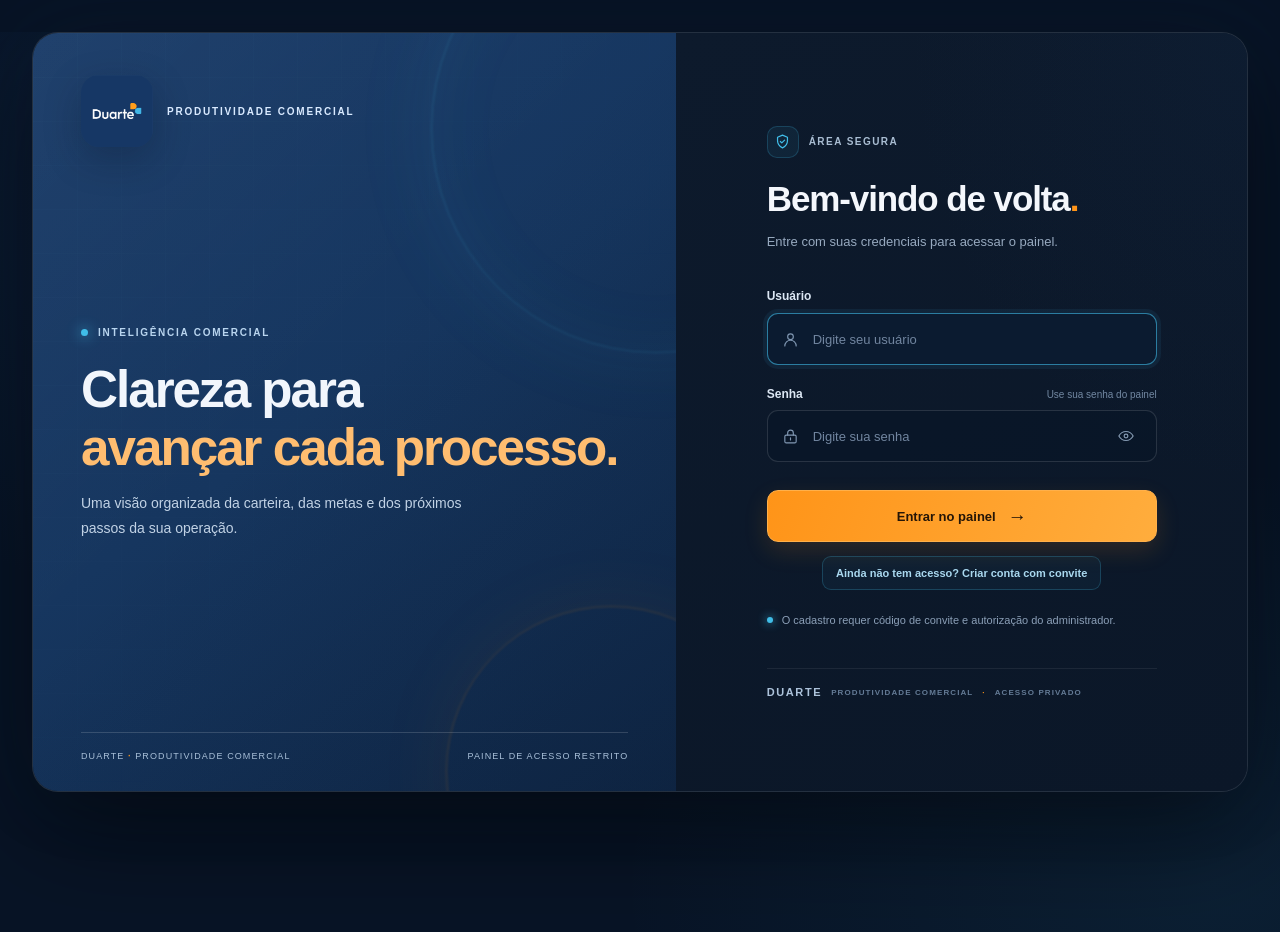
<file: login.html>
<!doctype html>
<html lang="pt-BR">
<head>
  <meta charset="utf-8">
  <meta name="viewport" content="width=device-width, initial-scale=1">
  <meta name="theme-color" content="#193b68">
  <meta name="description" content="Acesso ao painel de produtividade comercial Duarte">
  <title>Entrar · Duarte Produtividade Comercial</title>
  <link rel="preload" as="image" href="/assets/brand-logo.png">
  <link rel="stylesheet" href="/assets/login.css">
  <script src="/assets/login.js" defer></script>
</head>
<body>
  <main class="login-layout">
    <section class="brand-panel" aria-label="Duarte Produtividade Comercial">
      <div class="brand-glow brand-glow-one"></div>
      <div class="brand-glow brand-glow-two"></div>
      <div class="brand-grid" aria-hidden="true"></div>
      <a class="brand-lockup" href="/" aria-label="Duarte — página de acesso">
        <img src="/assets/brand-logo.png" alt="Duarte">
        <span class="brand-product">PRODUTIVIDADE COMERCIAL</span>
      </a>
      <div class="brand-message">
        <span class="overline"><i></i> INTELIGÊNCIA COMERCIAL</span>
        <h1>Clareza para<br><em>avançar cada processo.</em></h1>
        <p>Uma visão organizada da carteira, das metas e dos próximos passos da sua operação.</p>
      </div>
      <div class="brand-footer"><span>DUARTE <b>·</b> PRODUTIVIDADE COMERCIAL</span><span>PAINEL DE ACESSO RESTRITO</span></div>
    </section>

    <section class="form-panel" aria-labelledby="loginTitle">
      <div class="form-wrap">
        <div class="mobile-brand"><img src="/assets/brand-logo.png" alt="Duarte"><span>PRODUTIVIDADE COMERCIAL</span></div>
        <div class="form-eyebrow"><span class="shield" aria-hidden="true"><svg viewBox="0 0 24 24" fill="none"><path d="M12 3 19 6v5c0 4.5-3 8-7 10-4-2-7-5.5-7-10V6l7-3Z"/><path d="m9 12 2 2 4-4"/></svg></span> ÁREA SEGURA</div>
        <h2 id="loginTitle">Bem-vindo de volta<span>.</span></h2>
        <p class="form-intro" id="formIntro">Entre com suas credenciais para acessar o painel.</p>

        <form id="loginForm" novalidate>
          <label for="username">Usuário</label>
          <div class="input-wrap">
            <svg class="field-icon" viewBox="0 0 24 24" fill="none" aria-hidden="true"><circle cx="12" cy="8" r="4"/><path d="M4 21a8 8 0 0 1 16 0"/></svg>
            <input id="username" name="username" type="text" autocomplete="username" placeholder="Digite seu usuário" required autofocus>
          </div>

          <div class="password-label"><label for="password">Senha</label><span>Use sua senha do painel</span></div>
          <div class="input-wrap">
            <svg class="field-icon" viewBox="0 0 24 24" fill="none" aria-hidden="true"><rect x="4" y="10" width="16" height="11" rx="2"/><path d="M8 10V7a4 4 0 1 1 8 0v3"/><path d="M12 14v3"/></svg>
            <input id="password" name="password" type="password" autocomplete="current-password" placeholder="Digite sua senha" required>
            <button class="password-toggle" id="togglePassword" type="button" aria-label="Mostrar senha" aria-pressed="false"><svg viewBox="0 0 24 24" fill="none" aria-hidden="true"><path d="M2.5 12s3.3-6 9.5-6 9.5 6 9.5 6-3.3 6-9.5 6-9.5-6-9.5-6Z"/><circle cx="12" cy="12" r="2.5"/></svg></button>
          </div>

          <div class="error-message" id="loginError" role="alert" aria-live="polite" hidden></div>
          <button class="submit-button" id="submitButton" type="submit"><span class="button-label">Entrar no painel</span><span class="button-arrow" aria-hidden="true">→</span><span class="button-spinner" aria-hidden="true"></span></button>
        </form>
        <form id="registerForm" novalidate hidden>
          <label for="newUsername">Novo usuário</label>
          <div class="input-wrap"><svg class="field-icon" viewBox="0 0 24 24" fill="none" aria-hidden="true"><circle cx="12" cy="8" r="4"/><path d="M4 21a8 8 0 0 1 16 0"/></svg><input id="newUsername" name="username" type="text" autocomplete="username" minlength="3" maxlength="32" placeholder="Escolha um usuário" required></div>
          <div class="password-label"><label for="newPassword">Senha</label><span>Mínimo de 12 caracteres</span></div>
          <div class="input-wrap"><svg class="field-icon" viewBox="0 0 24 24" fill="none" aria-hidden="true"><rect x="4" y="10" width="16" height="11" rx="2"/><path d="M8 10V7a4 4 0 1 1 8 0v3"/></svg><input id="newPassword" name="password" type="password" autocomplete="new-password" minlength="12" maxlength="1024" placeholder="Crie uma senha forte" required></div>
          <div class="password-label invite-label"><label for="inviteCode">Código de convite</label><span>Solicite ao administrador</span></div>
          <div class="input-wrap"><svg class="field-icon" viewBox="0 0 24 24" fill="none" aria-hidden="true"><rect x="3" y="5" width="18" height="14" rx="2"/><path d="m3 7 9 6 9-6"/></svg><input id="inviteCode" name="inviteCode" type="password" autocomplete="off" placeholder="Código fornecido pelo administrador" required></div>
          <button class="submit-button" id="registerButton" type="submit"><span class="button-label">Criar minha conta</span><span class="button-arrow" aria-hidden="true">→</span><span class="button-spinner" aria-hidden="true"></span></button>
        </form>
        <div class="error-message" id="authError" role="alert" aria-live="polite" hidden></div>
        <button class="auth-switch" id="authSwitch" type="button">Ainda não tem acesso? Criar conta com convite</button>

        <div class="access-note"><span class="note-dot"></span><span>O cadastro requer código de convite e autorização do administrador.</span></div>
        <div class="form-footer"><span>DUARTE</span><span>PRODUTIVIDADE COMERCIAL</span><span>·</span><span>ACESSO PRIVADO</span></div>
      </div>
    </section>
  </main>
</body>
</html>
</file>
<file: assets/login.css>
:root{color-scheme:dark;--navy:#193b68;--navy-deep:#0b1a2e;--panel:#10223b;--line:#ffffff17;--text:#f2f6fc;--muted:#9aacc2;--orange:#ff9418;--cyan:#40bde8;--ease:cubic-bezier(.2,.75,.25,1)}*{box-sizing:border-box}html{min-height:100%;background:#081426}body{min-height:100vh;margin:0;color:var(--text);font-family:'DM Sans',Inter,'Segoe UI',Arial,sans-serif;background:radial-gradient(ellipse at 22% 20%,#193b6840,transparent 40%),radial-gradient(ellipse at 95% 95%,#40bde812,transparent 35%),#081426}button,input{font:inherit}.login-layout{width:min(1250px,calc(100% - 64px));min-height:min(760px,calc(100vh - 64px));margin:32px auto;display:grid;grid-template-columns:1.06fr .94fr;overflow:hidden;border:1px solid #ffffff18;border-radius:26px;background:#0d1a2c;box-shadow:0 36px 110px #0008,0 0 80px #193b681f}.brand-panel{position:relative;isolation:isolate;display:flex;flex-direction:column;justify-content:space-between;min-height:680px;padding:42px 48px 30px;overflow:hidden;background:linear-gradient(145deg,#193b68 0%,#16365f 48%,#10294a 100%)}.brand-panel:after{content:"";position:absolute;inset:0;z-index:-1;background:linear-gradient(135deg,#ffffff08,transparent 45%,#07132640)}.brand-grid{position:absolute;inset:0;z-index:-1;opacity:.14;background-image:linear-gradient(#9edaff24 1px,transparent 1px),linear-gradient(90deg,#9edaff24 1px,transparent 1px);background-size:44px 44px;mask-image:linear-gradient(135deg,#000,transparent 75%)}.brand-glow{position:absolute;z-index:-1;pointer-events:none;border-radius:50%;filter:blur(1px)}.brand-glow-one{width:450px;height:450px;right:-205px;top:-130px;border:1px solid #40bde838;box-shadow:0 0 90px #40bde812,inset 0 0 80px #40bde80c}.brand-glow-two{width:330px;height:330px;right:-100px;bottom:-145px;border:1px solid #ff94183d;box-shadow:0 0 80px #ff941812}.brand-lockup{position:relative;z-index:1;display:flex;width:max-content;max-width:100%;align-items:center;gap:14px;color:inherit;text-decoration:none}.brand-lockup img{display:block;width:72px;height:72px;object-fit:cover;border-radius:18px;box-shadow:0 12px 36px #07132644}.brand-product{font:600 10px 'Space Grotesk',sans-serif;letter-spacing:1.8px;color:#d9eaff}.brand-message{position:relative;z-index:1;margin:auto 0;padding:85px 0 95px;max-width:570px}.overline{display:flex;align-items:center;gap:10px;font-size:10px;font-weight:700;letter-spacing:1.75px;color:#b9d5ef}.overline i{width:7px;height:7px;border-radius:50%;background:var(--cyan);box-shadow:0 0 13px #40bde8}.brand-message h1{margin:23px 0 15px;font:600 clamp(34px,4vw,53px)/1.12 'Space Grotesk','DM Sans',sans-serif;letter-spacing:-2px}.brand-message h1 em{font-style:normal;color:#ffbd70}.brand-message p{max-width:410px;margin:0;color:#c1d2e5;font-size:14px;line-height:1.8}.brand-footer{display:flex;position:relative;z-index:1;align-items:center;justify-content:space-between;gap:12px;padding-top:18px;border-top:1px solid #ffffff26;color:#a9c0d9;font-size:9px;letter-spacing:1.1px}.brand-footer b{color:var(--orange)}.form-panel{display:grid;place-items:center;padding:60px clamp(30px,6vw,86px);background:radial-gradient(ellipse at 100% 0,#193b6818,transparent 42%),linear-gradient(155deg,#0d1a2c,#0b1728)}.form-wrap{width:min(390px,100%)}.mobile-brand{display:none}.form-eyebrow{display:flex;align-items:center;gap:10px;margin-bottom:21px;color:#a9bdd2;font-size:10px;font-weight:700;letter-spacing:1.45px}.shield{width:32px;height:32px;display:grid;place-items:center;border:1px solid #40bde834;border-radius:10px;background:#40bde811}.shield svg{width:17px;height:17px;stroke:var(--cyan);stroke-width:1.7;stroke-linecap:round;stroke-linejoin:round}.form-wrap h2{margin:0;color:#f4f7fc;font:600 clamp(27px,3vw,35px)/1.16 'Space Grotesk','DM Sans',sans-serif;letter-spacing:-1.1px}.form-wrap h2 span{color:var(--orange)}.form-intro{margin:11px 0 34px;color:#97a9bf;font-size:13px;line-height:1.65}.form-wrap form>label,.password-label label{color:#dce7f4;font-size:12px;font-weight:600}.input-wrap{height:52px;display:flex;align-items:center;gap:12px;margin-top:9px;padding:0 14px;border:1px solid #ffffff20;border-radius:11px;background:#07142680;transition:border .2s,box-shadow .2s,background .2s}.input-wrap:focus-within{border-color:#40bde89c;background:#0b1b30;box-shadow:0 0 0 4px #40bde813}.field-icon{width:17px;height:17px;flex:0 0 17px;stroke:#8198b3;stroke-width:1.6;stroke-linecap:round;stroke-linejoin:round}.input-wrap input{width:100%;min-width:0;border:0;outline:0;background:transparent;color:#f2f6fc;font-size:13px}.input-wrap input::placeholder{color:#71859f}.password-label{display:flex;align-items:center;justify-content:space-between;margin-top:22px}.password-label span{color:#7288a2;font-size:10px}.password-toggle{width:31px;height:31px;display:grid;place-items:center;flex:0 0 31px;border:0;border-radius:7px;background:transparent;color:#8499b1}.password-toggle:hover{background:#ffffff0a;color:#d9e9f7}.password-toggle svg{width:18px;height:18px;stroke:currentColor;stroke-width:1.6;stroke-linecap:round;stroke-linejoin:round}.submit-button{height:52px;width:100%;display:flex;align-items:center;justify-content:center;gap:12px;margin-top:28px;border:1px solid #ffb04a;border-radius:11px;background:linear-gradient(110deg,#ff9418,#ffad3d);box-shadow:0 9px 25px #ff941824;color:#241507;font-size:13px;font-weight:700;transition:transform .2s var(--ease),box-shadow .2s,filter .2s}.submit-button:hover{transform:translateY(-2px);filter:brightness(1.06);box-shadow:0 13px 32px #ff94183d}.submit-button:active{transform:translateY(0)}.submit-button:focus-visible,.password-toggle:focus-visible{outline:2px solid var(--cyan);outline-offset:3px}.button-arrow{font-size:19px;line-height:1}.button-spinner{display:none;width:17px;height:17px;border:2px solid #24150750;border-top-color:#241507;border-radius:50%;animation:spin .7s linear infinite}.submit-button.is-loading .button-arrow{display:none}.submit-button.is-loading .button-spinner{display:block}.submit-button.is-loading{cursor:wait;opacity:.84}.submit-button:disabled{cursor:wait}.error-message{margin-top:15px;padding:11px 12px;border:1px solid #ff6b7c48;border-radius:9px;background:#ff6b7c12;color:#ffb0ba;font-size:12px;line-height:1.5}.error-message[hidden]{display:none}.access-note{display:flex;align-items:center;gap:9px;margin-top:24px;color:#8b9fb7;font-size:11px}.note-dot{width:6px;height:6px;flex:0 0 6px;border-radius:50%;background:var(--cyan);box-shadow:0 0 10px #40bde8}.form-footer{display:flex;align-items:center;gap:9px;flex-wrap:wrap;margin-top:42px;padding-top:17px;border-top:1px solid #ffffff12;color:#647b96;font-size:8px;font-weight:600;letter-spacing:1.1px}.form-footer span:first-child{color:#adc3db;font:700 11px 'Space Grotesk',sans-serif;letter-spacing:1.6px}.form-footer span:nth-child(3){color:var(--orange)}@keyframes spin{to{transform:rotate(360deg)}}@media(max-width:900px){.login-layout{width:min(760px,calc(100% - 36px));min-height:min(690px,calc(100vh - 36px));margin:18px auto;grid-template-columns:.9fr 1.1fr}.brand-panel{min-height:640px;padding:32px 30px 24px}.brand-message h1{font-size:clamp(32px,5vw,44px)}.form-panel{padding:44px 32px}}@media(max-width:640px){body{background:#0b1728}.login-layout{display:flex;flex-direction:column;width:100%;min-height:100vh;margin:0;border:0;border-radius:0;box-shadow:none}.brand-panel{min-height:245px;flex:0 0 auto;padding:22px 22px 18px}.brand-lockup img{width:49px;height:49px;border-radius:13px}.brand-product{font-size:8px;letter-spacing:1.2px}.brand-message{padding:29px 0 18px}.overline{font-size:8px;letter-spacing:1.25px}.brand-message h1{margin:11px 0 7px;font-size:27px;letter-spacing:-.8px}.brand-message p{max-width:390px;font-size:11px;line-height:1.55}.brand-footer{padding-top:11px;font-size:7px;letter-spacing:.65px}.brand-footer span:last-child{display:none}.form-panel{flex:1;align-items:start;padding:32px 24px 24px}.form-wrap{width:min(420px,100%);margin:0 auto}.form-eyebrow{margin-bottom:15px}.form-wrap h2{font-size:30px}.form-intro{margin:9px 0 26px;font-size:12px}.input-wrap{height:50px}.password-label{margin-top:18px}.submit-button{height:50px;margin-top:24px}.form-footer{margin-top:32px}.mobile-brand{display:none}}@media(max-width:380px){.brand-panel{min-height:225px;padding:18px 18px 14px}.brand-message h1{font-size:24px}.form-panel{padding:26px 18px 20px}.password-label span{font-size:9px}}@media(prefers-reduced-motion:reduce){*,*::before,*::after{animation-duration:.01ms!important;animation-iteration-count:1!important;scroll-behavior:auto!important;transition-duration:.01ms!important}}

.auth-switch{display:block;margin:14px auto 0;padding:10px 13px;border:1px solid #40bde83b;border-radius:9px;background:#40bde80c;color:#a9d8ef;font-size:11px;font-weight:600;cursor:pointer;transition:background .18s,border-color .18s,color .18s}.auth-switch:hover{background:#40bde818;border-color:#40bde878;color:#e1f6ff}.auth-switch:focus-visible{outline:2px solid var(--cyan);outline-offset:3px}#registerForm .submit-button{margin-top:20px}#registerForm[hidden],#loginForm[hidden]{display:none}
</file>
